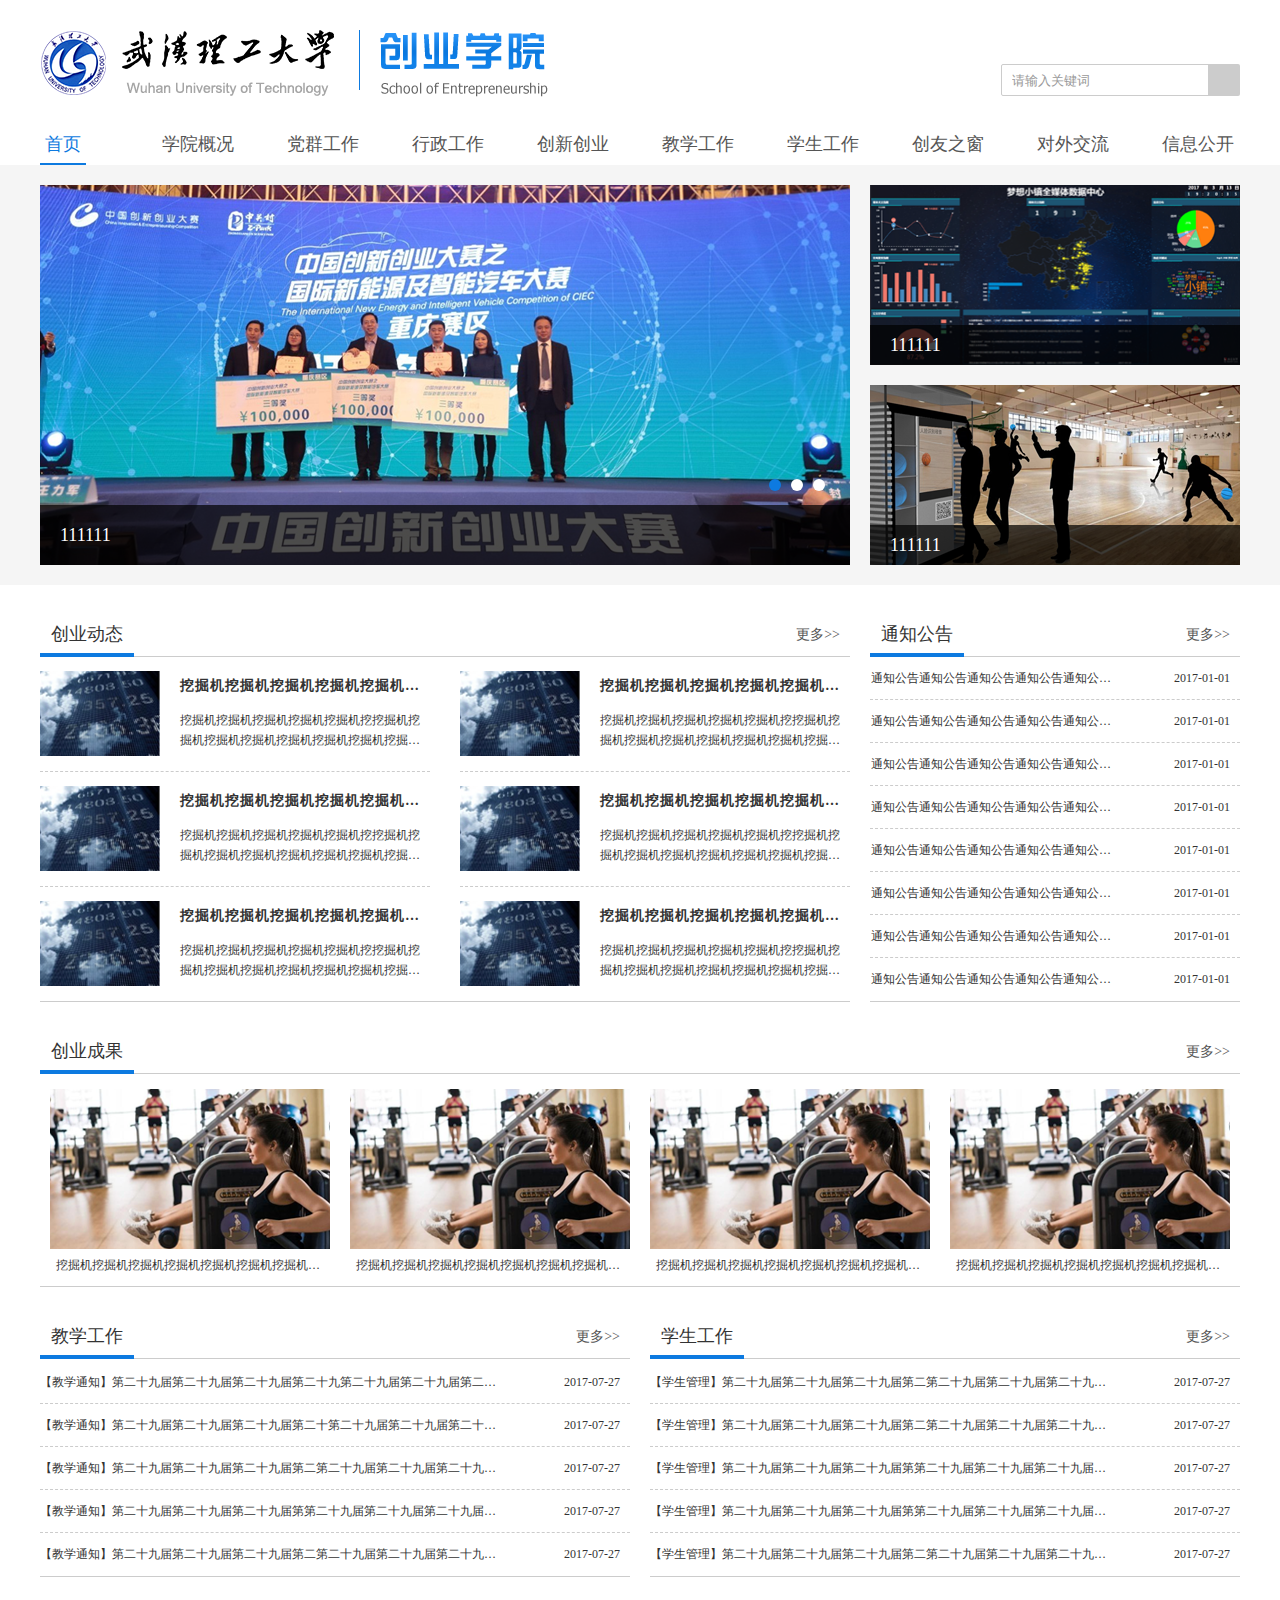
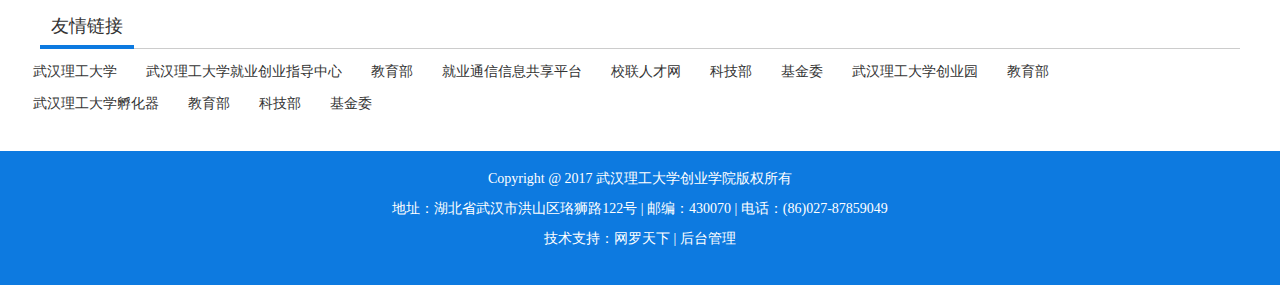
<file: collegeOfBusiness/index.html>
<!DOCTYPE html>
<html ng-app="myApp" ng-controller="Main">

<head>
    <meta charset="utf-8">
    <meta name="viewport" content="initial-scale=1.0, maximum-scale=1.0, user-scalable=no" />
    <meta name="viewport" content="width=device-width,initial-scale=1,minimum-scale=1,maximum-scale=1,user-scalable=no" />
    <title ng-bind="mTitle"></title>
    <link rel="icon" type="image/png" href="images/minlogo.png">
    <link rel="stylesheet" type="text/css" href="css/animate.min.css" />
    <link rel="stylesheet" type="text/css" href="css/idangerous.swiper.css" />
    <link rel="stylesheet" href="http://at.alicdn.com/t/font_i5o6axcydvbtvs4i.css">
    <link rel="stylesheet" href="css/main.css">
    <script type="text/javascript" src="js/angular.min.js"></script>
</head>

<body>
    <header id="header" ui-view='header'></header>
    <div id="main" ui-view='main'></div>
    <footer id="footer" ui-view='footer'></footer>
    <script src="js/idangerous.swiper.js"></script>
    <script type="text/javascript" src="js/angular-ui-router-1.0.0.min.js"></script>
    <script src="js/main.js"></script>
</body>

</html>
</file>
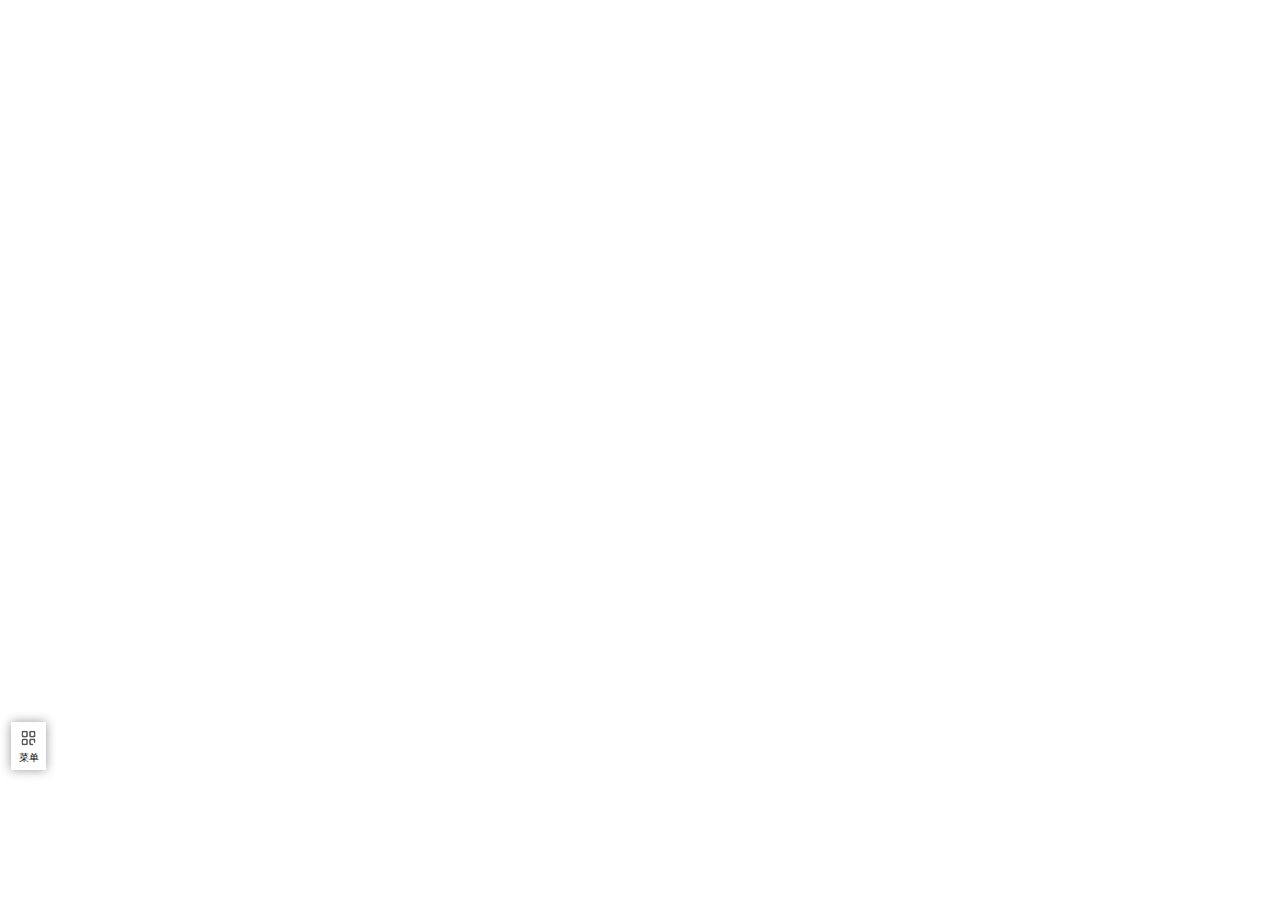
<file: map/index.html>
<!DOCTYPE html>
<html lang="en">
<head>
	<meta charset="UTF-8">
    <meta name="viewport" content="initial-scale=1.0, user-scalable=no, width=device-width">
    <link rel="stylesheet" href="index.css">
	<script language="javascript" src="http://webapi.amap.com/maps?v=1.3&key=f5a02f37f645060dfe3b52858294c8e9"></script>
	<title>华中科技大学校园地图</title>
</head>
<body>
	<div id="map">
		<!--menu btn start -->
		<div class="menuBox">
			<div class="searchBtn">
				<i class="icon">
					<img src="./images/search.png" alt="">
				</i>
				<span class="desc">搜索</span>
			</div>
			<div class="daohangBtn">
				<i class="icon">
					<img src="./images/daohang.png" alt="">
				</i>
				<span class="desc">导航</span>
			</div>
			<div class="menuBtn">
				<i class="icon">
					<img src="./images/menu.png" alt="">
				</i>
				<span class="desc">菜单</span>
			</div>
		</div>
		<!--menu btn end -->
		<!--route search start -->
		<div class="routeSearch">
			<div class="ways">
				<p>
					<span class="walkWay">步行</span>
					<span class="cycleWay active">骑车</span>
				</p>
			</div>
			<div class="searchBox">
				<div class="icon">
					<img src="./images/icon.png" alt="" class="routeChange">
				</div>
				<div class="searchForm">
					<p class="startPlace">
						<span class="dot"></span>
						<input type="text" placeholder="请输入起点名称" value="我的位置" class="">
					</p>
					<p class="endPlace">
						<span class="dot"></span>
						<input type="text" placeholder="请输入终点名称" class="">
					</p>
					<button class="searchBS">搜索</button>
				</div>
			</div>
			<ul id="wresult">
				
			</ul>
		</div>
		<!--route search end -->
		<!--place search start -->
		<div class="palceSearch">
			<div class="searchBox">
				<input type="text" placeholder="请输入内容" class="searchText" />
				<input type="submit" value="搜索" class="searchBC" />
			</div>
			<div class="placeName">
				<span>食堂</span>
				<span>实验室</span>
				<span>教学楼</span>
				<span>体育场</span>
				<span>宿舍</span>
				<span>学院</span>
				<span>活动中心</span>
				<span>超市</span>
			</div>
			<ul id="presult"></ul>
		</div>
		<!--place search end -->

		<div id="wayDetails">
			<div id="wayDetailsBox">
				
			</div>
			<div class="dBtn"><span>〉</span></div>
		</div>
	</div>

	<script src="fn.js" ></script>
	<script>
		mapObj = new AMap.Map("map",{
		    zoom: 17,
			zooms:[15,19],
	    	center: [114.415007,30.51157],
			expandZoomRange:true
			//isHotspot: true
		});
		var mylocation;
		var myLocationHref=location.href;
		var routeV = 0;
		var oMap = document.getElementById("map");
		var oWayDetails = document.getElementById("wayDetails");
		var oDBtn = $$("dBtn")[0];
		var oMenu = $$("menuBox")[0];
		var oMenuBtn = $$("menuBtn")[0];
		var oSearchBtn = $$("searchBtn")[0];
		var oSearchBS = $$("searchBS")[0];
		var oSearchBC = $$("searchBC")[0];
		var oSearchText = $$("searchText")[0];
		var oDaoHangBtn = $$("daohangBtn")[0];
		var oSearchBox = $$("palceSearch")[0]; // 搜索路线盒子
		var oDaohangBox = $$("routeSearch")[0]; // 导航盒子
		var oRouteChange = $$("routeChange")[0];
		var oStartPlace = $$("startPlace")[0].getElementsByTagName('input')[0];
		var oEndPlace = $$("endPlace")[0].getElementsByTagName('input')[0];
		var oPlaceName = $$("placeName")[0];
		var owresult = document.getElementById('wresult');
		var opresult = document.getElementById('presult');
		oDBtn.onclick = function () {
			var oPlan = $$("plan")[0];
			if (oPlan.style.display=='block') {
				oPlan.style.display='none';
				this.className = 'dBtn';
			}else{
				oPlan.style.display='block';
				this.className += ' active';
			}
		};
		oWayDetails.onclick = function (ev) {
			ev=ev||window.event;
			var target = ev.srcElement||ev.target;
			if (target.nodeName == 'DT') {
				var oPlan = $$("plan")[0];
				oPlan.style.display='none';
			}
				
		};
		//切换
		oRouteChange.onclick = function (){
			var oStartPlaceVal = oStartPlace.value;
			var oEndPlaceVal = oEndPlace.value;
			oStartPlace.value = oEndPlaceVal;
			oEndPlace.value = oStartPlaceVal;
		};
		//导航搜索
		oSearchBS.onclick = function () {
			console.log(oStartPlace.value.length);
			if (oStartPlace.value.length==0||oEndPlace.value.length==0) {
			}else{
				location.hash=='';
			}
		};
		//搜索
		oSearchBC.onclick = function () {
			if (oStartPlace.value.length==0) {
			}else{
				location.hash=='';
			}
		};
		oStartPlace.onfocus = function () {
			if (this.value=='我的位置'&&oEndPlace.value!='我的位置') {
				this.value='';
			}
			routeV = 0;
			owresult.innerHTML = '';
			owresult.style.display = 'block';
		};
		oStartPlace.onblur = function () {
			if (this.value==''&&oEndPlace.value!='我的位置') {
				this.value='我的位置';
			}
		};
		oEndPlace.onfocus = function () {
			if (this.value=='我的位置'&&oStartPlace.value!='我的位置') {
				this.value='';
			}
			routeV = 1;	
			owresult.innerHTML = '';
			owresult.style.display = 'block';
		};
		//菜单展示
		oMenuBtn.onclick = function () {
			if (oMenu.className == 'menuBox') {
				oMenu.className += ' active';
			}else{
				oMenu.className = 'menuBox';
			}
		};	
		mapObj.on('click',function () {
			if (oMenu.className == 'menuBox active') {
				oMenu.className = 'menuBox';
			}
		});
		//路由监控
		if (location.hash=='#oSearch') {
			oSearchBox.className += " active";
		}else if (location.hash=='#oDaoHang') {
			oDaohangBox.className += " active";
		}
		//路由监控
		window.onhashchange = function () {
			if (location.hash=='') {
				oSearchBox.className = "palceSearch";
				oDaohangBox.className = "routeSearch";
				oWayDetails.style.display = 'none';
			}else if (location.hash=='#oSearch') {
				oSearchBox.className += " active";
				oWayDetails.style.display = 'none';
			}else if (location.hash=='#oDaoHang') {
				oDaohangBox.className += " active";
				oWayDetails.style.display = 'none';
			}else if (location.hash=='#oDaoHangD') {
				oSearchBox.className = "palceSearch";
				oDaohangBox.className = "routeSearch";
				oWayDetails.style.display = 'block';
			}
		};
		//路由跳转
		oSearchBtn.onclick = function (){
			location.hash = '';
			location.hash = 'oSearch';
		    mapObj.clearMap();
		};
		oDaoHangBtn.onclick = function (){
			location.hash = 'oDaoHang';
		};
		
		// routeSearch select
		var oWalkway = $$("walkWay")[0];
		var oCycleway = $$("cycleWay")[0];
		oWalkway.onclick = function (){
			this.className = "walkWay active";
			oCycleway.className = "cycleWay";
		};
		oCycleway.onclick = function (){
			this.className = "cycleWay active";
			oWalkway.className = "walkWay"
		};

		var arr = [
			["114.399407","30.506107"],
			["114.404954","30.528585"],
			["114.43801","30.520101"],
			["114.437291","30.50522"]
		];
		//绘制多边形边框
		 var polygon = new AMap.Polygon({
            path: arr,//设置多边形边界路径
            strokeColor: "#FF33FF", //线颜色
            strokeOpacity: 0, //线透明度
            strokeWeight: 0,    //线宽
            fillColor: "#1791fc", //填充色
            fillOpacity: 0//填充透明度
        });
		var geolocation;
		var citySearch;
		mapObj.plugin(['AMap.Geolocation','AMap.ToolBar','AMap.Scale','AMap.PlaceSearch','AMap.AdvancedInfoWindow'], function() {

			/*热点*/
			/*var placeSearch = new AMap.PlaceSearch();  //构造地点查询类
		    var infoWindow=new AMap.AdvancedInfoWindow({});
		    mapObj.on('hotspotclick', function(result) {
		        placeSearch.getDetails(result.id, function(status, result) {
		            if (status === 'complete' && result.info === 'OK') {
		                placeSearch_CallBack(result);
		            }
		        });
		    });
		    
		    //回调函数
		    function placeSearch_CallBack(data) { //infoWindow.open(mapObj, result.lnglat);
		        var poiArr = data.poiList.pois;
		        var location = poiArr[0].location;
		        infoWindow.setContent(createContent(poiArr[0]));
		        infoWindow.open(mapObj,location);
		    }
		    function createContent(poi) {  //信息窗体内容
		        var s = [];
		        s.push('<div class="info-title">'+poi.name+'</div><div class="info-content">'+"地址：" + poi.address);
		        s.push("电话：" + poi.tel);
		        s.push("类型：" + poi.type);
		        s.push('<div>');
		        return s.join("<br>");
		    }*/
	        geolocation = new AMap.Geolocation({
	            enableHighAccuracy: true,//是否使用高精度定位，默认:true
	            timeout: 10000,          //超过10秒后停止定位，默认：无穷大
	            buttonPosition:'RB',   //定位按钮停靠位置，默认：'LB'，左下角
		        buttonOffset: new AMap.Pixel(10, 20),//定位按钮与设置的停靠位置的偏移量，默认：Pixel(10, 20)
		        showMarker: true,        //定位成功后在定位到的位置显示点标记，默认：true
		        showCircle: true,        //定位成功后用圆圈表示定位精度范围，默认：true
		        panToLocation: true,     //定位成功后将定位到的位置作为地图中心点，默认：true
		        zoomToAccuracy:true      //定位成功后调整地图视野范围使定位位置及精度范围视野内可见，默认：false
	        });
	        mapObj.addControl(geolocation);
	        geolocation.getCurrentPosition();//加载立即定位
		    AMap.event.addListener(geolocation, 'complete', function (data) {
		    	mylocation = new AMap.LngLat(data.position.lng,data.position.lat);
		    	console.log('定位成功');
		    });//返回定位信息
		    AMap.event.addListener(geolocation, 'error', function () {
		    	console.log('定位失败');
		    });      //返回定位出错信息
	        //工具条
	        mapObj.addControl(new  AMap.ToolBar({
	        	position:"LB",
	        	liteStyle:true
	        }));
	        //比例尺
	        mapObj.addControl(new  AMap.Scale({
	        	position:"LB"
	        }));
	    });
		AMap.service(["AMap.Walking","AMap.Riding","AMap.Autocomplete","AMap.PlaceSearch","AMap.Geocoder"], function() {
			//步行
			var MWalk = new AMap.Walking({
				adcode:"420111",
				city:'420111',
		        map: mapObj,
				panel: "wayDetailsBox"  //用于显示路线指引信息的Div容器的id或Div元素
				//outlineColor:"red" //描边
		    });
		    //骑行
		    var MRid = new AMap.Riding({
		    	adcode:"420111",
				city:'420111',
		        map: mapObj,
				panel: "wayDetailsBox"   //用于显示路线指引信息的Div容器的id或Div元素
				//outlineColor:"red" //描边
		    });
		    //地理编码
		    var geocoder = new AMap.Geocoder({
		    	adcode:"420111",
		        city: "420111"//城市，默认：“全国”
		    });
		    //搜索
		    var placeSearch= new AMap.PlaceSearch({
		    	adcode:"420111",
		    	pageSize: 100,
			    pageIndex: 1,
			    city: "420111", //城市
			    map: mapObj
		    });
		    //输入提示
			var auto = new AMap.Autocomplete({
				adcode:"420111",
				city:"420111",
				cityLimit:true,
				pageIndex:1,
				pageSize:100
			},'complete');
			//常用地点面板
			oPlaceName.onclick = function (ev) {
				ev=ev||event;
				var target = ev.srcElement||ev.target;
				if (target.nodeName=='SPAN') {
					placeSearch.searchInBounds(target.innerText,polygon,function(status, result){
					   if (status == 'complete') {
					   		console.log(result);
							location.hash='';
					   }else{
					   	console.log('未找到结果，请重新搜索！');
					   }
					});
				}
			};
		    //搜索
		    oSearchBC.onclick = function () {
		    	if (oSearchText.value!='') {
			    	placeSearch.searchInBounds(oSearchText.value,polygon,function(status, result){
					   if (status == 'complete') {
					   		console.log(result);
							location.hash='';
					   }else{
					   	console.log(result);
					   }
					});
		    	}
		    };
		    //导航搜索
		    oSearchBS.onclick = function () {
		    	var slocation;
		    	var elocation;
		    	if (oStartPlace.value!=''&&oEndPlace.value!=''&&oStartPlace.value!=oEndPlace.value) {
		    		var walkOrRid;
		    		if (oStartPlace.value != '我的位置') {
		    			placeSearch.searchInBounds(oStartPlace.value,polygon,function (status, result) {
		    				if (status == 'complete' && result.info == 'OK') {
		    					slocation = new AMap.LngLat(result.poiList.pois["0"].location.lng,result.poiList.pois["0"].location.lat);
		    				}
		    			});
		    			
		    		}else if(oStartPlace.value == '我的位置'){
		    			slocation = mylocation;
		    		}
		    		if (oEndPlace.value != '我的位置') {
		    			placeSearch.searchInBounds(oEndPlace.value,polygon,function (status, result) {
		    				if (status == 'complete' && result.info == 'OK') {
		    					elocation = new AMap.LngLat(result.poiList.pois["0"].location.lng,result.poiList.pois["0"].location.lat);
		    				}
		    			});
		    		}
		    		else if (oEndPlace.value == '我的位置') {
		    			elocation = mylocation;
		    		}
		    		setTimeout(function () {
		    			mapObj.clearMap();
		    			wayDetailsBox.innerHTML = '';
		    			if (slocation&&elocation) {
				    		if (oCycleway.className=='cycleWay active') {
				    			walkOrRid = MRid;
				    		}else if (oWalkway.className=='walkWay active') {
								walkOrRid = MWalk;
				    		}
		    				walkOrRid.search(slocation,elocation,function(status, result) {
								if(status == 'complete'){
									location.hash='oDaoHangD';
									setTimeout(function () {
										var oPlan = $$("plan")[0];
										oPlan.style.display='none';
									},50);
						        }else{
						        	alert('可能超出搜索范围了哦，请换个地点搜索哦！');
						        }
						    });
		    			}else if(!mylocation){
		    				alert('正在进行定位，请稍等片刻再搜索哦！');
		    			}else{
		    				alert('可能超出搜索范围了哦，请换个地点搜索哦！');
		    			}
		    		},500);

		    	}else{
		    		alert('请输入正确的位置信息！');
		    	}
		    };
		    oSearchText.addEventListener("input",function () {
		    	if (this.value!='') {
		    		oSearchBC.className +=' active';
		    		opresult.style.display = 'block';
		    	}else{
		    		oSearchBC.className ='searchBC';
		    		opresult.style.display = 'none';
		    	}
		    	textsearch(this.value,opresult);
			});
			oStartPlace.addEventListener("input",function () {
				textsearch(this.value,owresult);
			});
			oEndPlace.addEventListener("input",function () {
				textsearch(this.value,owresult);
			});
			opresult.onclick = function (ev) {
				ev=ev||event;
				var target = ev.srcElement||ev.target;
				if (target.nodeName=='LI') {
					oSearchText.value = target.innerText;
					placeSearch.searchInBounds(oSearchText.value,polygon,function(status, result){
					   if (status == 'complete') {
					   		console.log(result);
							location.hash='';
					   }else{
						   	console.log(status);
						   	alert('很抱歉，你输入的地址可能没法找到哦，请重新输入！');
					   }
					});
				}
			};
			owresult.onclick = function(ev){
				ev=ev||event;
				var target = ev.srcElement||ev.target;
				if (target.nodeName=='LI') {
					if (routeV==0&&target.innerText!=oEndPlace.value) {
						oStartPlace.value = target.innerText;
					}else if (routeV==1&&target.innerText!=oStartPlace.value) {
						oEndPlace.value = target.innerText;
					}else{
						alert('起点和终点不能相同！');
						return;
					}
					owresult.style.display = 'none';
				}
			};
			function textsearch(str,obj) {
				auto.search(str,function(status,result){
					if (status=='complete') {
						var resultArr = [];
						var offOn = true;
						obj.innerHTML = "";
						for (var i = 0; i < result.tips.length; i++) {
							if (/华中科技大学/.test(result.tips[i].address)) {
								resultArr.push(result.tips[i]);
								var ochild = document.createElement("li");
								obj.appendChild(ochild);
								ochild.innerHTML = result.tips[i].name;
							}
						}
						if (resultArr.length<1&&offOn) {
							offOn = false;
							return textsearch("华中科技大学"+str,obj);
						}
					}
				});
			}
		});
	</script>
</body>
</html>
</file>
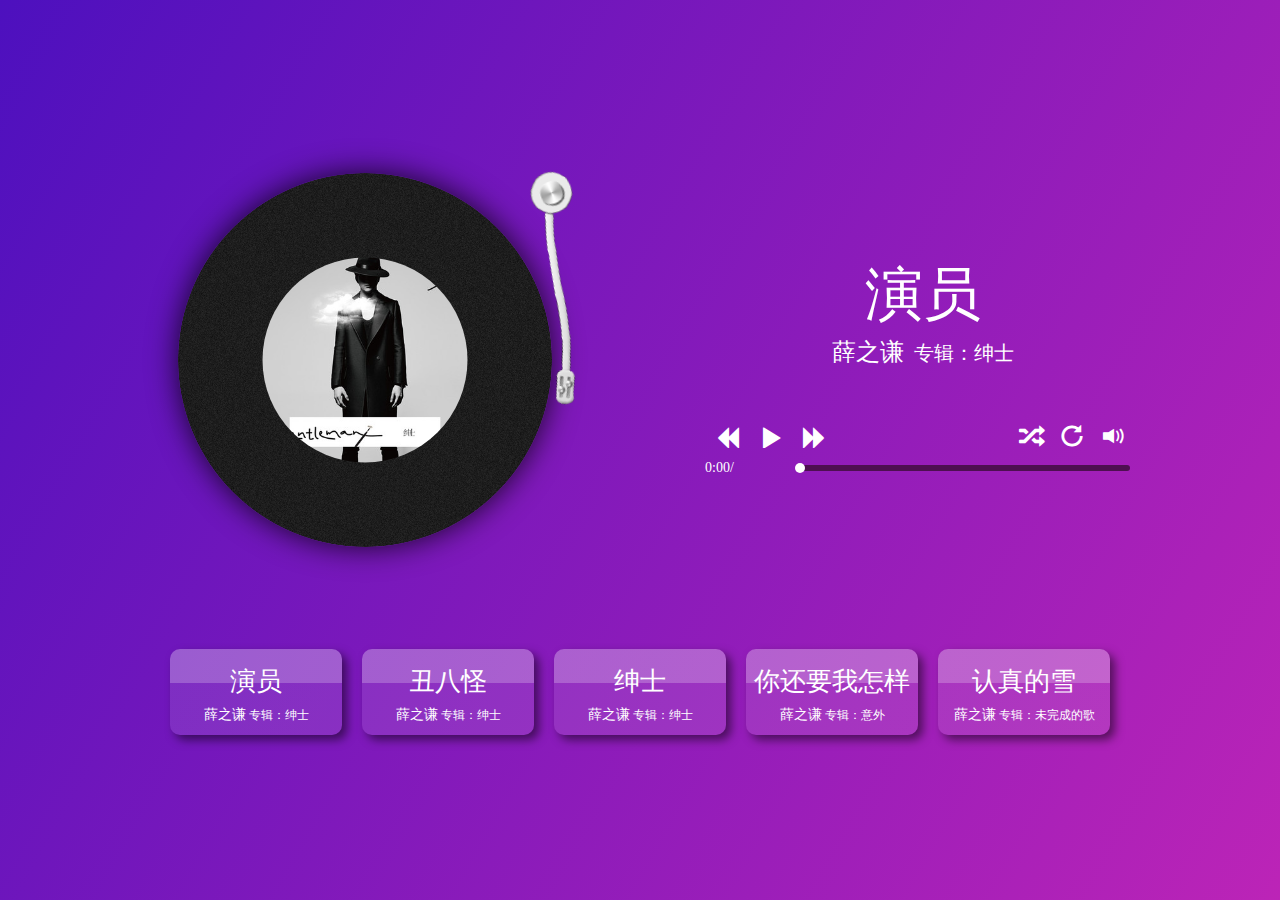
<file: player/player.html>
<!DOCTYPE html>
<html lang="en">
<head>
	<meta charset="UTF-8">
	
	<title>Document</title>
	<link rel="stylesheet" type="text/css" href="../css/animate.min.css">
	<link rel="stylesheet" type="text/css" href="../css/bootstrap.min.css">
	<link rel="stylesheet" type="text/css" href="http://at.alicdn.com/t/font_1472469747_541797.css">
	<link rel="stylesheet" type="text/css" href="css/player.css">
</head>
<body>
	<div class="maxBox">
		<div class="cdBox">
			<div class="cd">
				<div class="cdImg"></div>
			</div>
			<div class="head"></div>
		</div>
		<div class="musicBox">
			<h2>演员</h2>
			<span>薛之谦</span><span>专辑：绅士</span>
			<p>
				<span class="glyphicon glyphicon-backward upBtn"></span>
				<span class="glyphicon glyphicon-play playBtn"></span>
				<span class="glyphicon glyphicon-forward downBtn"></span>
				<i class="glyphicon glyphicon-volume-up"></i>
				<i class="glyphicon glyphicon-repeat res"></i>
				<i class="glyphicon glyphicon-random"></i>
			</p>
			<div class="time">
				<span class="ptime">0:00</span>
				<span>/</span>
				<span class="ttime"></span>
				<div class="pro"><p><strong></strong></p></div>
			</div>
		</div>
		<audio id="player">
			<source src="http://mpge.5nd.com/2015/2015-6-7/67375/1.mp3" type="audio/mp3">
		</audio>
		<footer>
			<div>
				<h2>演员</h2>
				<span>薛之谦</span><span>专辑：绅士</span>
			</div>
			<div>
				<h2>丑八怪</h2>
				<span>薛之谦</span><span>专辑：绅士</span>
			</div>
			<div>
				<h2>绅士</h2>
				<span>薛之谦</span><span>专辑：绅士</span>
			</div>
			<div>
				<h2>你还要我怎样</h2>
				<span>薛之谦</span><span>专辑：意外</span>
			</div>
			<div>
				<h2>认真的雪</h2>
				<span>薛之谦</span><span>专辑：未完成的歌</span>
			</div>
		</footer>
	</div>
	<script type="text/javascript" src='../js/jquery.min-3.1.js'></script>
	<script type="text/javascript" src='../js/bootstrap.min.js'></script>
	<script type="text/javascript" src='js/player.js'></script>
</body>
</html>
</file>
<file: collegeOfBusiness/css/main.css>
body,caption,td,th{font-size:14px}a,body{color:#555}.homeBottom .h2 .more,.mTop span{-webkit-transition:.5s;transition:.5s;cursor:pointer}blockquote,body,button,code,dd,div,dl,dt,fieldset,form,h1,h2,h3,h4,h5,h6,input,legend,li,ol,p,pre,td,textarea,th,ul{margin:0;padding:0}body{background:#fff}h1,h2,h3,h4,h5,h6{font-weight:400;font-size:100%}address,caption,cite,code,dfn,em,strong,th,var{font-style:normal;font-weight:400}a{text-decoration:none}a:hover{text-decoration:underline}img{border:none}li,ol,ul{list-style:none}body,html{width:100%;height:100%;font-family:'微软雅黑'}*{box-sizing:border-box}.fl{float:left}.fr{float:right}.clear{clear:both}.clearfix:after{content:"";display:block;clear:both}.wHalf{width:50%}::-webkit-input-placeholder{color:#999}:-moz-placeholder{color:#999}::-moz-placeholder{color:#999}:-ms-input-placeholder{color:#999}.ell{white-space:nowrap;overflow:hidden;text-overflow:ellipsis}.bg{background-size:cover;background-repeat:no-repeat;background-position:center;position:relative}.imcenter{left:50%;top:50%;-webkit-transform:translate(-50%,-50%);transform:translate(-50%,-50%)}.mainwidth{width:1200px;margin:0 auto}.t-margin-bottom{margin-bottom:20px}#header{padding-top:30px}#header .logoBox1 img{width:auto;height:66px}#header .logohr{width:40px;height:60px;position:relative}#header .logohr:after{content:'';width:1px;height:100%;display:block;background-color:#0d7ae0;position:absolute;top:0;left:19px}#header .logoBox2{padding-top:2px}#header .searchBox{margin-top:34px}#header .searchBox input{width:208px;height:32px;border:1px solid #ccc;padding:0 10px;border-radius:2px 0 0 2px}#header .searchBox input:focus{outline:0}#header .searchBox button{width:32px;height:32px;border:0;font-size:18px;border-radius:0 2px 2px 0;margin-left:-1px;background-color:#ccc;color:#fff;cursor:pointer}#header nav{padding-top:24px}#header nav li{width:125px;text-align:center;font-size:18px;color:#333;float:left;cursor:pointer}#header nav li:first-of-type{width:95px;text-align:left}#header nav li:last-of-type{width:104px;text-align:right}#header nav li.active span{color:#0d7ae0;border-bottom:2px solid #0d7ae0}.TopASide .asideBox dd p,.homeBottom .h2,.mTop{border-bottom:1px solid #ccc}#header nav li a{display:block}#header nav li span{display:inline-block;padding:7px 5px}#footer{height:134px;padding-top:13px;background-color:#0d7ae0;text-align:center}#footer ::-moz-selection{background:#ccc;color:#fff}#footer ::selection{background:#ccc;color:#fff}#footer p{color:#fff;line-height:30px}#footer a{color:#fff}.TopASide{background-color:#f5f5f5;padding-bottom:20px}.TopASide .bannerBox{padding:20px 0}.TopASide .bannerBox .banner{width:100%;height:300px;background-size:cover;background-repeat:no-repeat;background-position:center;position:relative}.TopASide .asideBox{background-color:#fff}.TopASide .asideBox aside{width:250px;min-height:417px;float:left}#mainView,.TopASide .asideBox dd i{float:right}.TopASide .asideBox dt{width:100%;height:50px;line-height:50px;color:#fff;font-weight:700;font-size:16px;padding-left:20px;background-color:#0d7ae0;margin-bottom:8px}.TopASide .asideBox dd{height:47px;line-height:46px;padding:0 10px;cursor:pointer}.TopASide .asideBox dd.active{color:#0d7ae0;font-weight:700}.TopASide .asideBox dd p{padding:0 10px}#mainView{width:950px;border-left:20px solid #f5f5f5;min-height:417px}.mTop{padding-top:3px;line-height:46px;padding-left:20px;color:#333}.mTop .icon-shouye{padding-right:10px}.mTop p{font-size:14px;color:#333}.mTop span:hover{color:#0d7ae0}.pagination{position:absolute;z-index:20;bottom:70px;right:20px;text-align:center}.swiper-pagination-switch{display:inline-block;width:12px;height:12px;border-radius:100%;background:#fff;margin:0 5px;cursor:pointer}.swiper-active-switch{background:#0d7ae0}.graphicList .contentImgL .imgBox,.homeBottom .articleAc li div,.homeBottom .articleTop li .imgBox,.homeBoxTop .banR a,.homeBoxTop .swiper-container a{background-size:cover;background-repeat:no-repeat;background-position:center}.homeBoxTop{height:420px;padding:20px 0;background-color:#f5f5f5}.homeBoxTop .banR p,.homeBoxTop .swiper-container p{padding:0 20px;color:#fff;background-color:rgba(0,0,0,.7);bottom:0;left:0;font-size:18px;white-space:nowrap;overflow:hidden;text-overflow:ellipsis}.homeBoxTop .swiper-container{width:810px;height:380px;float:left}.homeBoxTop .swiper-container .swiper-slide{width:810px;height:380px}.homeBoxTop .swiper-container a{display:block;width:810px;height:380px;position:relative}.homeBoxTop .swiper-container p{width:100%;height:60px;line-height:60px;position:absolute}.homeBoxTop .banR a{display:block;width:370px;height:180px;cursor:pointer;position:relative}.homeBoxTop .banR p{width:100%;height:40px;line-height:40px;position:absolute}.homeBottom .h2{height:72px;padding-top:29px}.homeBottom .h2 .h2t{width:94px;padding:7px 0;font-size:18px;color:#333;text-align:center;float:left;border-bottom:4px solid #0d7ae0;-webkit-transform:translateY(1px);transform:translateY(1px);-ms-transform:translateY(1px)}.homeBottom .h2 .more{padding:0 10px;float:right;line-height:42px}.homeBottom .h2 .more:hover{text-decoration:none;color:#0d7ae0}.homeBottom .articleTop{width:810px;float:left}.homeBottom .articleTop ul{border-bottom:1px solid #ccc}.homeBottom .articleTop li{width:390px;padding-top:14px;padding-bottom:15px;float:left;border-bottom:1px dashed #ccc;cursor:pointer}.homeBottom .articleTop li:nth-of-type(2n){float:right}.homeBottom .articleTop li:nth-of-type(5),.homeBottom .articleTop li:nth-of-type(6){border-bottom:0}.homeBottom .articleTop li .imgBox{width:120px;height:85px;float:left;position:relative}.homeBottom .articleTop li .rBox{width:260px;float:right}.homeBottom .articleTop li .rBox h3{font-size:14px;letter-spacing:1px;color:#333;line-height:30px;padding:0 10px;margin-bottom:9px;font-weight:700;white-space:nowrap;overflow:hidden;text-overflow:ellipsis}.homeBottom .articleTop li .rBox p{line-height:20px;padding:0 10px;font-size:12px;color:#333;display:-webkit-box;-webkit-box-orient:vertical;-webkit-line-clamp:2;overflow:hidden}.homeBottom .articleR{width:370px;float:right}.homeBottom .articleR ul{border-bottom:1px solid #ccc}.homeBottom .articleR li{height:43px;line-height:42px;padding-left:3px;padding-right:10px;border-bottom:1px dashed #ccc;cursor:pointer}.homeBottom .articleR li:last-of-type{border-bottom:0}.homeBottom .articleR li span{float:left}.homeBottom .articleR li p{width:250px;float:left;font-size:12px;color:#333;-webkit-transform:translateX(-2px);transform:translateX(-2px);white-space:nowrap;overflow:hidden;text-overflow:ellipsis}.homeBottom .articleR li time{float:right;font-size:12px;color:#333}.homeBottom .articleAc{width:1200px;height:285px;border-bottom:1px solid #ccc}.homeBottom .articleAc ul{padding-top:15px}.homeBottom .articleAc li{width:25%;float:left;padding:0 10px;cursor:pointer}.homeBottom .articleAc li div{width:280px;height:160px;position:relative}.homeBottom .articleAc li p{height:32px;line-height:32px;font-size:12px;color:#333;padding:0 6px;white-space:nowrap;overflow:hidden;text-overflow:ellipsis}.homeBottom .studentW,.homeBottom .teachingW{width:590px}.homeBottom .studentW ul,.homeBottom .teachingW ul{padding-top:2px;border-bottom:1px solid #ccc}.homeBottom .studentW li,.homeBottom .teachingW li{height:43px;line-height:42px;padding-right:10px;border-bottom:1px dashed #ccc;cursor:pointer}.homeBottom .studentW li:last-of-type,.homeBottom .teachingW li:last-of-type{border-bottom:0}.homeBottom .studentW li span,.homeBottom .teachingW li span{color:#333;font-size:12px;float:left}.homeBottom .studentW li p,.homeBottom .teachingW li p{width:390px;color:#333;font-size:12px;float:left;white-space:nowrap;overflow:hidden;text-overflow:ellipsis}.homeBottom .studentW li time,.homeBottom .teachingW li time{color:#333;font-size:12px;float:right}.homeBottom .fLink{width:100%;height:174px}.homeBottom .fLink ul{padding-top:14px}.homeBottom .fLink li{height:18px;float:left;font-size:14px;padding-right:29px}.homeBottom .fLink li a{color:#333}.homeBottom .fLink li a:hover{text-decoration:none}.homeBottom .fLink li:last-of-type{padding-right:0}.homeBottom .fLink li span:not(.iconfont){display:inline-block;-webkit-transform:translateX(-7px);transform:translateX(-7px);-ms-transform:translateX(-7px)}.listOfText .content ul{padding:0 20px}.listOfText .content li{height:47px;padding-right:10px;padding-left:3px;line-height:46px;cursor:pointer;border-bottom:1px dashed #ccc}.listOfText .content li.top span{display:block}.listOfText .content li i{float:left}.listOfText .content li p{width:630px;font-size:14px;color:#333;float:left;white-space:nowrap;overflow:hidden;text-overflow:ellipsis}.listOfText .content li span{display:none;width:36px;height:20px;line-height:20px;text-align:center;border-radius:3px;margin-top:13px;margin-left:10px;background-color:#0d7ae0;font-size:12px;color:#fff;float:left}.listOfText .content li time{font-size:12px;color:#333;float:right}.graphicList .contentImgL{padding-top:6px}.graphicList .contentImgL li{width:320px;float:left;padding:10px 20px 0;cursor:pointer}.graphicList .contentImgL li:nth-of-type(3n-1){width:290px;padding:10px 5px 0}.graphicList .contentImgL li.top p{width:242px}.graphicList .contentImgL li.top span{display:block}.graphicList .contentImgL li p{width:280px;padding:0 10px;line-height:32px;font-size:14px;color:#333;float:left;white-space:nowrap;overflow:hidden;text-overflow:ellipsis}.graphicList .contentImgL li span{display:none;width:36px;height:20px;margin-top:6px;text-align:center;font-size:12px;color:#fff;background-color:#0d7ae0;line-height:20px;border-radius:2px;float:left}.graphicList .contentImgL .imgBox{width:280px;height:160px;position:relative}.detail .contentBoxDetail{padding:0 40px}.detail .contentBoxDetail .title{height:95px;border-bottom:1px dashed #ccc;padding-top:8px;text-align:center}.detail .contentBoxDetail .title h3{padding:6px 50px;line-height:30px;font-size:18px;color:#333}.detail .contentBoxDetail .title time{color:#666;font-size:14px}.detail .contentBoxDetail .content{padding:22px 0}.detail .contentBoxDetail .content img{max-width:850px;height:auto}.pageBox{height:97px;padding:30px 0;position:relative}.pageBox ul{position:absolute;left:50%;-webkit-transform:translateX(-50%);transform:translateX(-50%)}.pageBox li{width:36px;height:36px;text-align:center;line-height:35px;border:1px solid #ccc;margin:0 5px;float:left;cursor:pointer}.pageBox li.nP,.pageBox li.pP{width:72px}.pageBox li.nP.disabled,.pageBox li.pP.disabled{border:1px solid #eee;color:#ccc;cursor:default}.pageBox li.active{background-color:#0d7ae0;border:1px solid #0d7ae0;color:#fff}.msg{position:fixed;top:33px;right:155px;text-align:center;z-index:100}.msg p{display:inline-block;padding:5px 20px;text-align:center;border-radius:5px;background-color:rgba(0,0,0,.9);color:#fff}.search{padding:19px 20px 0}.search .noResult{line-height:28px;padding:5px 20px}.search .noResult i{color:#0d7ae0;font-size:28px;float:left}.search .noResult span{display:block;margin-left:10px;color:#666;font-size:14px;float:left}.search .count{height:32px;padding:0 14px;font-size:14px;border-radius:3px;line-height:32px;color:#666;background-color:#e6e6e6}.search .resultBox{font-size:14px;padding-top:10px}.search .resultBox li{height:71px;border-bottom:1px solid #ccc;padding:13px 10px 0}.search .resultBox p{height:24px;line-height:24px}.search .resultBox span{display:block;width:760px;float:left;color:#666;font-weight:700;white-space:nowrap;overflow:hidden;text-overflow:ellipsis}.search .resultBox strong{color:#0d7ae0;cursor:pointer}.search .resultBox time{color:#666;float:right}
</file>
<file: map/index.css>
html,body {
	margin: 0;
	padding: 0;
	width: 100%;
	height: 100%;
	overflow: hidden;
	font-family: "微软雅黑";
}
img,li,ul,input{
	margin: 0;
	padding: 0;
}
ul,li{
	list-style: none;
}
input,span{
	font-family: "微软雅黑";
	-webkit-appearance : none;
}
#map {
	width: 100%;
	height: 100%;
	position: relative;
}
#map .menuBox {
	width: 35px;
	min-height: 48px;
	text-align: center;
	font-size: 10px;
	position: fixed;
	left: 11px;
	bottom: 130px;
	z-index: 150;
	box-shadow: 0 0 10px 0 #999;
	transition: 0.3s;
}
.amap-call{
	display: none;
}
#map .menuBox.active{
	min-height: 144px;
}
#map .menuBox div{
	padding: 2px 0;
	background-color: #fff;
}
#map .menuBox>div{
	position: absolute;
	bottom: 0;
	transition: 0.3s;
}
#map .menuBox.active>.searchBtn{
	bottom: 96px;
}
#map .menuBox.active>.daohangBtn{
	bottom: 48px;
}
#map .menuBox img{
	width: 50%;
}
/*
#map span {
	width: 35px;
	height: 46px;
}*/
#map i.icon {
	display: block;
	width: 35px;
	height: 18px;
	text-align: center;
	padding:5px 0 1px 0;
}
#map i.icon img {
	width: 50%;
}
#map span.desc {
	display: block;
	width: 35px;
	height: 20px;
	font-size: 10px;
	line-height: 20px;
	text-align: center;
	font-size: normal;
}
#map span.searchBtn , #map span.daohangBtn {
	background-color: #ddd !important;
}
#map .routeSearch {
	width: 100%;
	height: 100%;
	position: absolute;
	left: 0;
	top: 0;
	background-color: #e1e1e1;
	transform: translateX(100%);
	transition: 0.3s;
	z-index: 10110;
}
#map .routeSearch.active{
	transform: translateX(0);
}
#map .routeSearch .ways {
	width: 100%;
	height: 60px;
	background-color: #fff;
	position: absolute;
	left: 0;
	top: 0;
	z-index: 2;
}
#map .routeSearch .ways p{
	width: 80%;
	height: 40px;
	margin: 0 auto;
}
#map .routeSearch .ways p span{
	display: inline-block;
	width: 50%;
	text-align: center;
	line-height: 60px;
	color: #000;
	text-decoration: none;
	font-size: 14px;
}
#map .routeSearch .ways p span.walkWay {
	float: left;
}
#map .routeSearch .ways p span.cycleWay {
	float: right;
}
#map .routeSearch .ways p span.active {
	border-bottom: 2px solid #51BE53;
	color: #51BE53;
}
#map .routeSearch .searchBox {
	width: 100%;
	height: 110px;
	background-color: #fff;
	position: absolute;
	left: 0;
	top: 70px;
	z-index: 2;
}
#map .routeSearch .searchBox .icon {
	width: 60px;
	height: 110px;
	float: left;
	/*background-color: #ddd;*/
}
#map .routeSearch .searchBox .icon img {
	display: block;
	width: 35px;
	height: 35px;
	-webkit-transform:rotate(90deg);
	margin: 37px auto;
}
#map .routeSearch .searchBox .searchForm {
	width: 56%;
	height: 110px;
	float: left;
	position: relative;
}
#map .routeSearch .searchBox .searchForm p {
	margin: 0;
	width: 100%;
	height: 55px;
	position: relative;
}
#map .routeSearch .searchBox .searchForm p.startPlace {
	border-bottom: 1px solid #ccc;
}
#map .routeSearch .searchBox .searchForm p span.dot {
	display: block;
	width: 8px;
	height: 8px;
	border-radius: 50%;
	position: absolute;
	left: 12px;
	top: 21px;
}
#map .routeSearch .searchBox .searchForm p.startPlace span.dot {
	background-color: #0075ff;
}
#map .routeSearch .searchBox .searchForm p.endPlace span.dot {
	background-color: #da2218;
}
#map .routeSearch .searchBox .searchForm p input[type="text"]{
	border: none;
	width: 100%;
	height: 52px;
	font-size: 14px;
	padding-left: 30px;
	box-sizing: border-box;
	outline: none;
}
#map .routeSearch .searchBox .searchForm button{
	width: 70px;
	height: 30px;
	text-align: center;
	line-height: 30px;
	color: #fff;
	border-radius: 20px;
	background-color: #51BE53;
	border: none;
	position: absolute;
	right: -75px;
	top: 40px;
}

#map .palceSearch {
	width: 100%;
	height: 100%;
	overflow-y: auto;
	background-color: #fff;
	position: absolute;
	left: 0;
	top: 0;
	transform: translateX(100%);
	transition: 0.3s;
	z-index: 10110;
}
#map .palceSearch.active{
	transform: translateX(0);
}
#map .palceSearch .searchBox {
	width: 92%;
	padding: 12px 4%;
	background-color: rgb(238,238,238);
	position: fixed;
	top: 0;
	left: 0;
	z-index: 1;
}
#map .palceSearch .searchBox input[type="text"]{
	width: 75%;
	height: 35px;
	line-height: 15px;
	box-sizing: border-box;
	border: none;
	background-image: url(./images/search.png);
	background-repeat: no-repeat;
	background-size: 8%;
	background-position: 8px center;
	padding: 10px 5px 10px 35px;
	margin-right: 8px;
	border-radius: 5px;
	outline: none;
}
#map .palceSearch .searchBox input[type="submit"]{
	border: none;
	width: 20%;
	height: 35px;
	font-size: 14px;
	border-radius: 7px;
	background-color: #cbcbcb;
	color: #fff;
	outline: none;
}
#map .palceSearch .searchBox input[type="submit"].active{
	background-color: #51BE53;
}
#map .palceSearch .placeName {
	width: 100%;
	max-height: 20%;
	overflow: auto;
	position: fixed;
	top: 70px;
	left: 0;
}
#map .palceSearch .placeName span {
	display: block;
	width: 25%;
	height: 24px;
	float: left;
	margin: 4px 0;
	text-align: center;
	font-size: 12px;
	line-height: 24px;
	color: #666;
}
#presult{
	display: none;
	width: 100%;
	padding: 60px 10px 0 10px;
	background-color: #fff;
	height: 100%;
	box-sizing: border-box;
	overflow-y: auto;
	position: absolute;
}
#presult li{
	height: 49px;
	line-height: 49px;
	white-space:nowrap;
	overflow-x: auto;
	border-bottom: 1px solid #ccc;
}
#wresult{
	display: none;
	width: 100%;
	max-height: 100%;
	overflow-y: auto;
	padding-top: 185px;
	box-sizing: border-box;
	position: absolute;
	top: 0;
	z-index: 1;
}
#wresult li{
	width: 100%;
	height: 49px;
	padding: 0 10px;
	overflow-x: auto;
    line-height: 49px;
    white-space: nowrap;
    border-bottom: 1px solid #ccc;
    background-color: #fff;
}
.amap-zoom-touch-minus>div, .amap-zoom-touch-plus>div{
	cursor:default;
}
/**地图定位logo**/
.amap-geolocation-con .amap-geo, .amap-touch-toolbar .amap-geo{
	background-image: url(./images/posi.png);
	background-size: 65%;
}
.amap-locate-loading .amap-geo,
.amap-touch-toolbar .amap-locate-loading {
	background-image: url(./images/loading.gif);
	background-size: 35%;
}
/*版权*/
.amap-logo , .amap-copyright {
	display: none !important;
}
/*比例尺位置*/
.amap-scalecontrol {
	left: 5px !important;
	bottom: 5px !important;
}
.amap-touch-toolbar {
	left: 0px !important;
}
#wayDetails{
	display: none;
	width: 100%;
	min-height: 44px;
	max-height: 100%;
	overflow-y: auto;
	position: fixed;
	top: 0;
	z-index: 10000;
	background-color: #fff;
	box-sizing: border-box;
	transition: 0.5s;
}
.amap-lib-driving{
	border: none;
}
.amap-lib-driving .planTitle{
	width: 100%;
	box-sizing: border-box;
	margin-bottom:0;
	border-top:none;
	z-index: 10001;
}
.amap-lib-driving .planTitle.current .sidebar, .amap-lib-driving .planTitle:hover .sidebar{
	display: none;
}
#wayDetailsBox .amap-lib-driving{
	position: relative;
}
#wayDetails .planTitle{
	width: 100%;
	background:#fff;
	position: fixed;
	top: 0;
	z-index: 11;
}
#wayDetails .plan-nobus{
	padding-top: 44px;
}
#wayDetails .dBtn{
	width: 100%;
	height: 44px;
	position: fixed;
	top: 0;
	z-index: 10002;
}
#wayDetails .dBtn span{
	float: right;
	color: #565656;
	transform: rotateZ(90deg) translate(15px,15px);
}
#wayDetails .dBtn.active span{
	transform: rotateZ(-90deg)translate(-7px,-15px);
}
.info-title{
    color: white;
    font-size: 14px;
    background-color: blue;
    line-height: 26px;
    padding: 0px 0 0 6px;
    font-weight: lighter;
    letter-spacing: 1px
}
.info-content{
    padding: 4px;
    color: #666666;
    line-height: 23px;
    font: 12px Helvetica, 'Hiragino Sans GB', 'Microsoft Yahei', '微软雅黑', Arial;
}
.info-content img{
    float: left;
    margin: 3px;
}
</file>
<file: player/css/player.css>
html{
	height: 100%;
	background: linear-gradient(120deg,#4d10be,#bc24b7);
	font-size: 100px;
}
.maxBox{
	width: 10rem;
	height: 6.3rem;
	position: absolute;
	left: 50%;
	top: 50%;
	transform: translate(-50%, -50%);
	color: #fff;
	font-family: '微软雅黑';
	overflow: hidden;
}
.cdBox{
	width: 4.5rem;
	height: 4.5rem;
	position: absolute;
}
.cd{
	width: 3.74rem;
	height: 3.74rem;
	position: absolute;
	border-radius: 50%;
	box-shadow: 0 0 0.3rem rgba(0, 0, 0, 0.8);
	left: 50%;
	top: 50%;
	transform: translate(-50%, -50%);
	background: url('../images/cd.png');
	animation:cdr 20s linear infinite;
	animation-play-state: paused;
	transition: 1s;
}
@keyframes cdr{
	from {
		transform: translate(-50%, -50%)rotateZ(0deg);
	}to {
		transform: translate(-50%, -50%)rotateZ(360deg);
	}
}
.cdImg{
	width: 2.05rem;
	height: 2.05rem;
	border-radius: 50%;
	position: absolute;
	left: 50%;
	top: 50%;
	transform: translate(-50%, -50%);
	background: url('../images/img.jpg');
	background-size: contain;
}
.head{
	width: 1.15rem;
	height: 4.15rem;
	position: absolute;
	right: -0.2rem;
	top: -1.5rem;
	background: url('../images/cd_tou.png') no-repeat left bottom;
	transform: rotateZ(-17deg);
	transition: 0.5s;
}
.musicBox{
	width: 4.35rem;
	height: 2.3rem;
	position: absolute;
	right: 0;
	top: 1.2rem;
	text-align: center;
}
.musicBox>h2{
	margin: 0;
	padding: 0;
	font-size: 0.58rem;
	line-height: 0.8rem;
}
.musicBox>span:nth-of-type(1){
	font-size: 0.24rem;
	margin-right: 0.1rem;
}
.musicBox>span:nth-of-type(2){
	font-size: 0.2rem;
}
.musicBox>p{
	width: 4.3rem;
	overflow: hidden;
	margin-top: 0.55rem;
}
.musicBox>p>span{
	font-size: 0.24rem;
	margin: 0 0.1rem;
	cursor: pointer;
	float: left;
}
.musicBox>p>i{
	margin: 0 0.1rem;
	font-size: 0.22rem;
	float: right;
	cursor: pointer;
}
.musicBox>div{
	overflow: hidden;
}
.musicBox>div>span{
	float: left;
}
.pro{
	width: 3.3rem;
	height: 0.06rem;
	border-radius: 0.03rem;
	background: #4e0f51;
	float: right;
	margin: 0.07rem 0.1rem;
	cursor: pointer;
}
.pro>p{
	width: 0%;
	height: 0.06rem;
	margin: 0;
	padding: 0;
	border-radius: 0.03rem;
	background: #cacaca;
	position: relative;
}
.pro>p>strong{
	display: block;
	width: 0.1rem;
	height: 0.1rem;
	border-radius: 50%;
	background: #fff;
	position: absolute;
	right: -0.05rem;
	top: -0.02rem;
}
footer{
	position: absolute;
	bottom: 0.1rem;
	padding: 0 0.2rem;
}
footer>div{
	width: 1.72rem;
	height: 0.86rem;
	padding-top: 0.1rem;
	margin:0.2rem 0.1rem;
	border-radius: 0.1rem;
	background: linear-gradient(rgba(255, 255, 255, 0.3) 40%,rgba(255, 255, 255, 0.1) 40%);
	float: left;
	box-shadow: 0.05rem 0.05rem 0.1rem rgba(0, 0, 0, 0.5);
	cursor: pointer;
	text-align: center;
}
footer>div>h2{
	font-size: 0.26rem;
	line-height: 0.46rem;
	margin: 0;
	padding: 0;
}
footer>div>span:nth-of-type(1){
	font-size: 0.14rem;
	margin-right: 0.03rem;
}
footer>div>span:nth-of-type(2){
	font-size: 0.12rem;
}
div.active{
	box-shadow: 0px 0px 0.1rem rgba(255, 255, 255, 0.6);
	background: linear-gradient(rgba(0, 0, 0, 0.3) 40%,rgba(0, 0, 0, 0.1) 40%);
	
}
</file>
